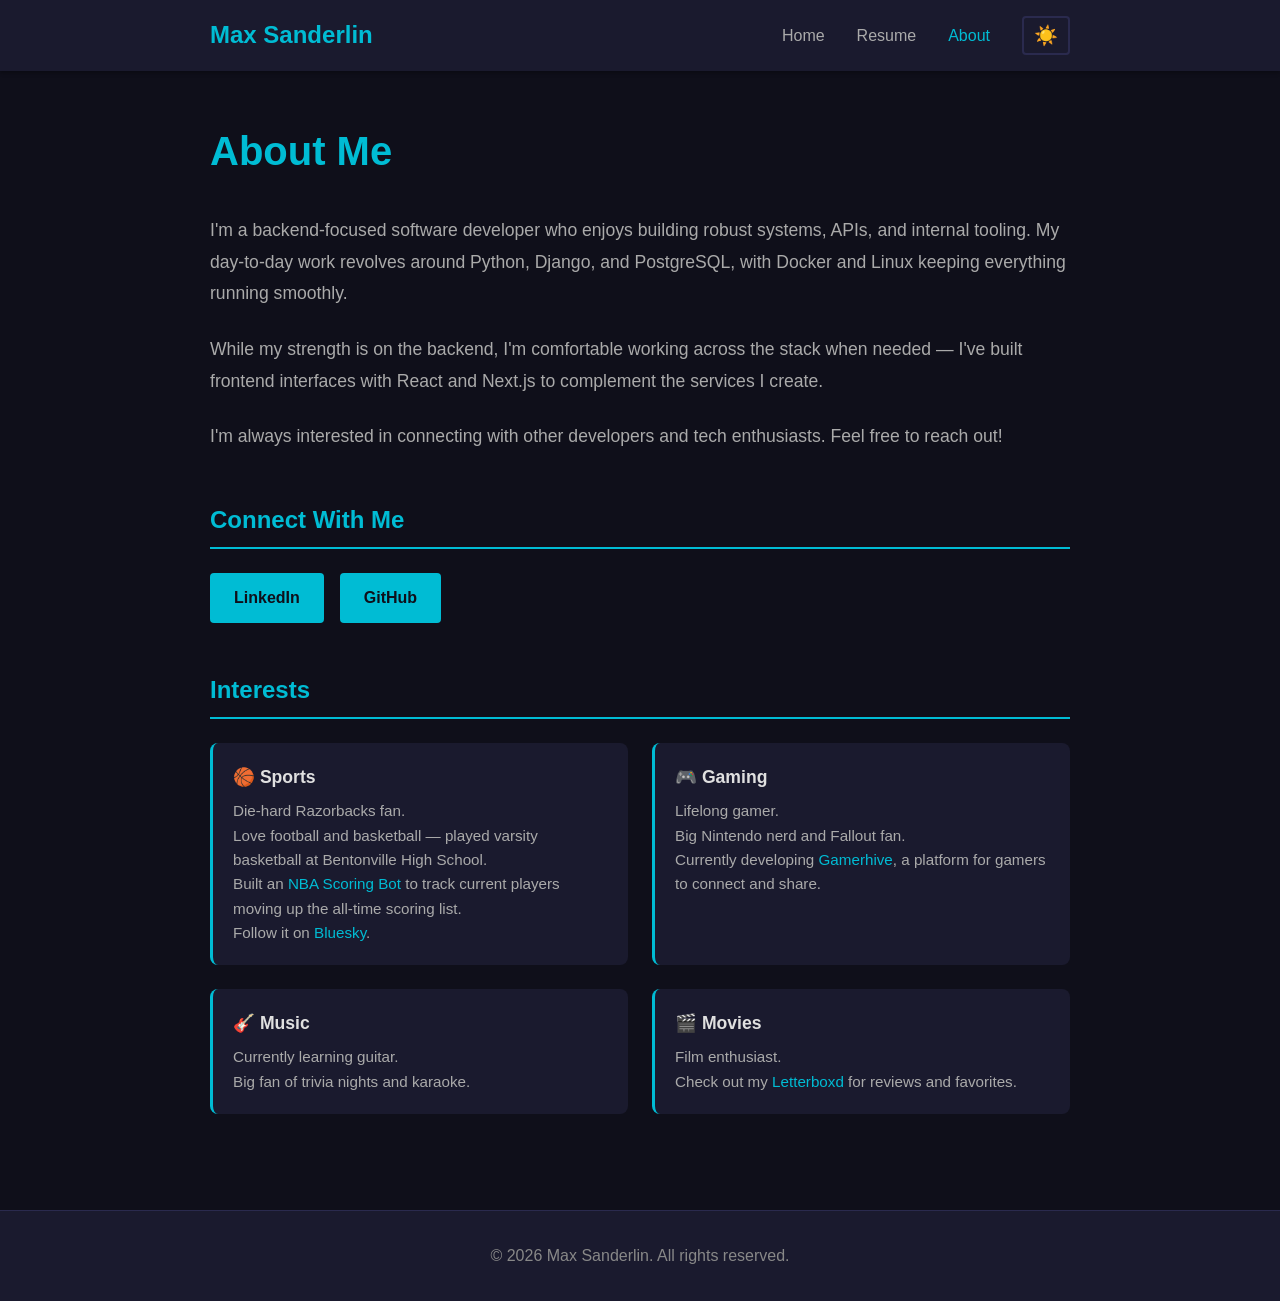
<file: about.html>
<!doctype html>
<html lang="en">
  <head>
    <meta charset="UTF-8" />
    <meta name="viewport" content="width=device-width, initial-scale=1.0" />
    <title>About - Max Sanderlin</title>

    <!-- Security Headers -->
    <meta
      http-equiv="Content-Security-Policy"
      content="default-src 'self'; style-src 'self' 'unsafe-inline'; img-src 'self' data: https:; frame-ancestors 'none'; form-action 'self'; base-uri 'self';"
    />
    <meta http-equiv="X-Content-Type-Options" content="nosniff" />
    <meta name="referrer" content="strict-origin-when-cross-origin" />

    <!-- Prevent search engines from caching sensitive info -->
    <meta name="robots" content="noarchive" />

    <link rel="stylesheet" href="style.css" />
  </head>
  <body>
    <nav class="navbar">
      <div class="container">
        <div class="logo">Max Sanderlin</div>
        <ul class="nav-links">
          <li><a href="index.html">Home</a></li>
          <li><a href="resume.html">Resume</a></li>
          <li><a href="about.html" class="active">About</a></li>
          <li><button class="theme-toggle" aria-label="Toggle theme">☀️</button></li>
        </ul>
      </div>
    </nav>

    <section class="content">
      <div class="container">
        <h1>About Me</h1>

        <div class="about-text">
          <p>
            I'm a backend-focused software developer who enjoys building robust
            systems, APIs, and internal tooling. My day-to-day work revolves
            around Python, Django, and PostgreSQL, with Docker and Linux keeping
            everything running smoothly.
          </p>
          <p>
            While my strength is on the backend, I'm comfortable working across
            the stack when needed — I've built frontend interfaces with React
            and Next.js to complement the services I create.
          </p>
          <p>
            I'm always interested in connecting with other developers and tech
            enthusiasts. Feel free to reach out!
          </p>
        </div>

        <div class="social-links">
          <h2>Connect With Me</h2>
          <div class="social-buttons">
            <a
              href="https://www.linkedin.com/in/maxsanderlin/"
              target="_blank"
              rel="noopener noreferrer"
              class="social-btn"
            >
              <span>LinkedIn</span>
            </a>
            <a
              href="https://github.com/maxbox360"
              target="_blank"
              rel="noopener noreferrer"
              class="social-btn"
            >
              <span>GitHub</span>
            </a>
          </div>
        </div>

        <div class="interests-section">
          <h2>Interests</h2>
          <div class="interests-grid">
            <div class="interest-item">
              <h4>🏀 Sports</h4>
              <p>Die-hard Razorbacks fan.</p>
              <p>
                Love football and basketball — played varsity basketball at
                Bentonville High School.
              </p>
              <p>
                Built an
                <a
                  href="https://github.com/maxbox360/nba_scoring_bot"
                  target="_blank"
                  rel="noopener noreferrer"
                  >NBA Scoring Bot</a
                >
                to track current players moving up the all-time scoring list.
              </p>
              <p>
                Follow it on
                <a
                  href="https://bsky.app/profile/nba-scoring-bot.bsky.social"
                  target="_blank"
                  rel="noopener noreferrer"
                  >Bluesky</a
                >.
              </p>
            </div>

            <div class="interest-item">
              <h4>🎮 Gaming</h4>
              <p>Lifelong gamer.</p>
              <p>Big Nintendo nerd and Fallout fan.</p>
              <p>
                Currently developing
                <a
                  href="https://github.com/maxbox360/gamerhive"
                  target="_blank"
                  rel="noopener noreferrer"
                  >Gamerhive</a
                >, a platform for gamers to connect and share.
              </p>
            </div>

            <div class="interest-item">
              <h4>🎸 Music</h4>
              <p>Currently learning guitar.</p>
              <p>Big fan of trivia nights and karaoke.</p>
            </div>

            <div class="interest-item">
              <h4>🎬 Movies</h4>
              <p>Film enthusiast.</p>
              <p>
                Check out my
                <a
                  href="https://letterboxd.com/maxbox360"
                  target="_blank"
                  rel="noopener noreferrer"
                  >Letterboxd</a
                >
                for reviews and favorites.
              </p>
            </div>
          </div>
        </div>
      </div>
    </section>

    <footer class="footer">
      <div class="container">
        <p>&copy; 2026 Max Sanderlin. All rights reserved.</p>
      </div>
    </footer>
    <script src="theme.js"></script>
  </body>
</html>
</file>
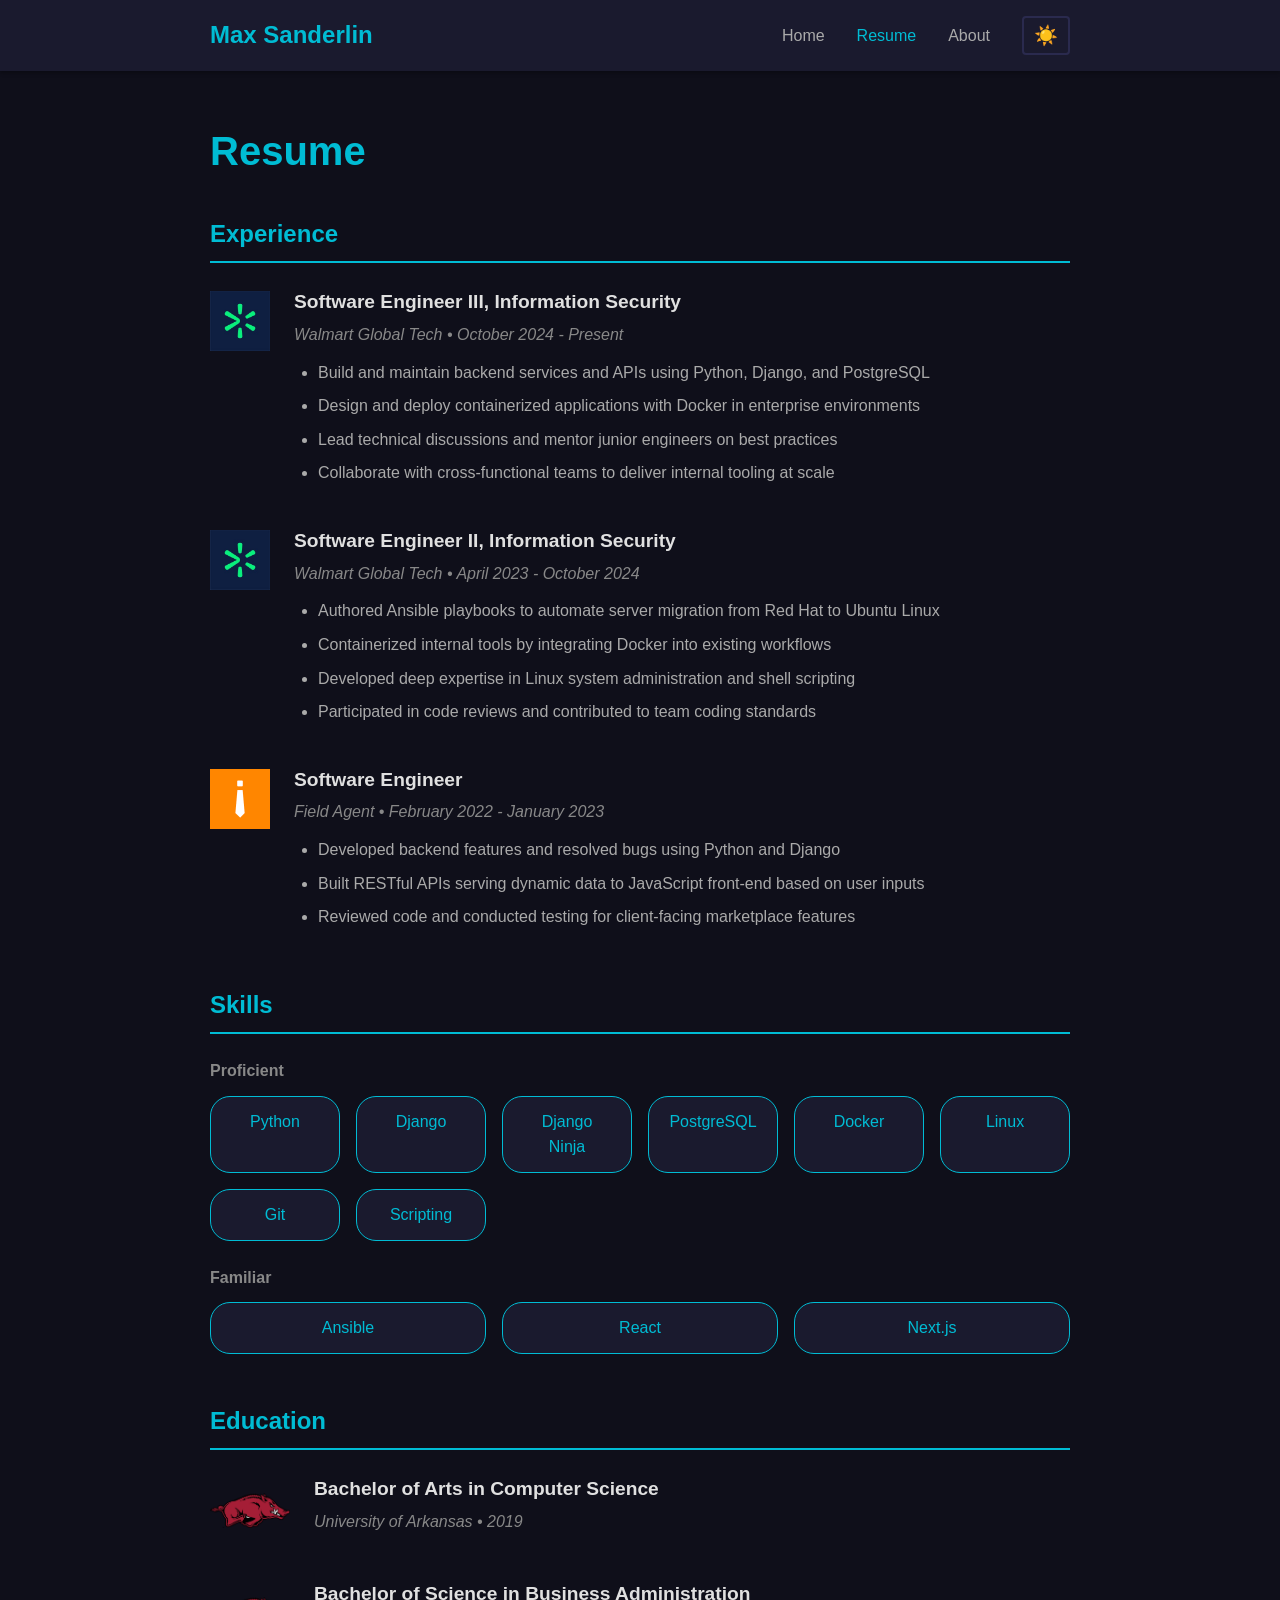
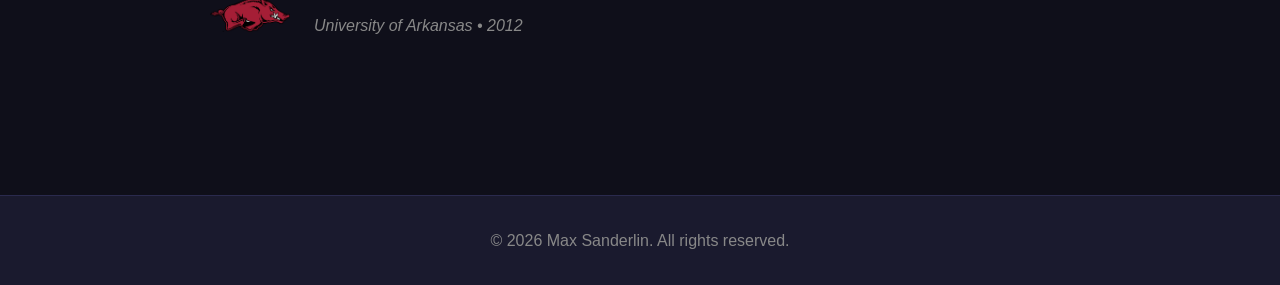
<file: resume.html>
<!doctype html>
<html lang="en">
  <head>
    <meta charset="UTF-8" />
    <meta name="viewport" content="width=device-width, initial-scale=1.0" />
    <title>Resume - Max Sanderlin</title>

    <!-- Security Headers -->
    <meta
      http-equiv="Content-Security-Policy"
      content="default-src 'self'; style-src 'self' 'unsafe-inline'; img-src 'self' data: https:; frame-ancestors 'none'; form-action 'self'; base-uri 'self';"
    />
    <meta http-equiv="X-Content-Type-Options" content="nosniff" />
    <meta name="referrer" content="strict-origin-when-cross-origin" />

    <!-- Prevent search engines from caching sensitive info -->
    <meta name="robots" content="noarchive" />

    <link rel="stylesheet" href="style.css" />
  </head>
  <body>
    <nav class="navbar">
      <div class="container">
        <div class="logo">Max Sanderlin</div>
        <ul class="nav-links">
          <li><a href="index.html">Home</a></li>
          <li><a href="resume.html" class="active">Resume</a></li>
          <li><a href="about.html">About</a></li>
          <li><button class="theme-toggle" aria-label="Toggle theme">☀️</button></li>
        </ul>
      </div>
    </nav>

    <section class="content">
      <div class="container">
        <h1>Resume</h1>

        <div class="resume-section">
          <h2>Experience</h2>
          <div class="resume-item work-item">
            <img
              src="media/images/walmartglobaltech_logo.jpg"
              alt="Walmart Global Tech"
              class="work-logo"
            />
            <div>
              <h3>Software Engineer III, Information Security</h3>
              <p class="company">
                Walmart Global Tech • October 2024 - Present
              </p>
              <ul>
                <li>
                  Build and maintain backend services and APIs using Python,
                  Django, and PostgreSQL
                </li>
                <li>
                  Design and deploy containerized applications with Docker in
                  enterprise environments
                </li>
                <li>
                  Lead technical discussions and mentor junior engineers on best
                  practices
                </li>
                <li>
                  Collaborate with cross-functional teams to deliver internal
                  tooling at scale
                </li>
              </ul>
            </div>
          </div>
          <div class="resume-item work-item">
            <img
              src="media/images/walmartglobaltech_logo.jpg"
              alt="Walmart Global Tech"
              class="work-logo"
            />
            <div>
              <h3>Software Engineer II, Information Security</h3>
              <p class="company">
                Walmart Global Tech • April 2023 - October 2024
              </p>
              <ul>
                <li>
                  Authored Ansible playbooks to automate server migration from
                  Red Hat to Ubuntu Linux
                </li>
                <li>
                  Containerized internal tools by integrating Docker into
                  existing workflows
                </li>
                <li>
                  Developed deep expertise in Linux system administration and
                  shell scripting
                </li>
                <li>
                  Participated in code reviews and contributed to team coding
                  standards
                </li>
              </ul>
            </div>
          </div>
          <div class="resume-item work-item">
            <img
              src="media/images/fieldagent.png"
              alt="Field Agent"
              class="work-logo"
            />
            <div>
              <h3>Software Engineer</h3>
              <p class="company">Field Agent • February 2022 - January 2023</p>
              <ul>
                <li>
                  Developed backend features and resolved bugs using Python and
                  Django
                </li>
                <li>
                  Built RESTful APIs serving dynamic data to JavaScript
                  front-end based on user inputs
                </li>
                <li>
                  Reviewed code and conducted testing for client-facing
                  marketplace features
                </li>
              </ul>
            </div>
          </div>
        </div>

        <div class="resume-section">
          <h2>Skills</h2>
          <h4>Proficient</h4>
          <div class="skills-grid">
            <div class="skill-tag">Python</div>
            <div class="skill-tag">Django</div>
            <div class="skill-tag">Django Ninja</div>
            <div class="skill-tag">PostgreSQL</div>
            <div class="skill-tag">Docker</div>
            <div class="skill-tag">Linux</div>
            <div class="skill-tag">Git</div>
            <div class="skill-tag">Scripting</div>
          </div>
          <h4>Familiar</h4>
          <div class="skills-grid">
            <div class="skill-tag">Ansible</div>
            <div class="skill-tag">React</div>
            <div class="skill-tag">Next.js</div>
          </div>
        </div>

        <div class="resume-section">
          <h2>Education</h2>
          <div class="resume-item education-item">
            <img
              src="media/images/uark-logo.png"
              alt="University of Arkansas"
              class="education-logo"
            />
            <div>
              <h3>Bachelor of Arts in Computer Science</h3>
              <p class="company">University of Arkansas • 2019</p>
            </div>
          </div>
          <div class="resume-item education-item">
            <img
              src="media/images/uark-logo.png"
              alt="University of Arkansas"
              class="education-logo"
            />
            <div>
              <h3>Bachelor of Science in Business Administration</h3>
              <p class="company">University of Arkansas • 2012</p>
            </div>
          </div>
        </div>
      </div>
    </section>

    <footer class="footer">
      <div class="container">
        <p>&copy; 2026 Max Sanderlin. All rights reserved.</p>
      </div>
    </footer>
    <script src="theme.js"></script>
  </body>
</html>
</file>
<file: style.css>
* {
  margin: 0;
  padding: 0;
  box-sizing: border-box;
}

/* Theme Variables */
:root {
  /* Dark Mode (default) */
  --bg-primary: #0f0f1a;
  --bg-secondary: #1a1a2e;
  --bg-card: #1a1a2e;
  --border-color: #2a2a4e;
  --text-primary: #e0e0e0;
  --text-secondary: #aaa;
  --text-muted: #888;
  --accent: #00bcd4;
  --accent-hover: #00d4ef;
  --accent-shadow: rgba(0, 188, 212, 0.4);
}

[data-theme="light"] {
  --bg-primary: #f5f5f5;
  --bg-secondary: #ffffff;
  --bg-card: #ffffff;
  --border-color: #e0e0e0;
  --text-primary: #1a1a2e;
  --text-secondary: #444;
  --text-muted: #666;
  --accent: #0097a7;
  --accent-hover: #00bcd4;
  --accent-shadow: rgba(0, 151, 167, 0.3);
}

body {
  font-family:
    -apple-system, BlinkMacSystemFont, "Segoe UI", Roboto, Oxygen, Ubuntu,
    Cantarell, sans-serif;
  line-height: 1.6;
  color: var(--text-primary);
  background-color: var(--bg-primary);
  transition: background-color 0.3s, color 0.3s;
}

.container {
  max-width: 900px;
  margin: 0 auto;
  padding: 0 20px;
}

/* Navbar */
.navbar {
  background-color: var(--bg-secondary);
  box-shadow: 0 2px 4px rgba(0, 0, 0, 0.3);
  position: sticky;
  top: 0;
  z-index: 100;
  transition: background-color 0.3s;
}

.navbar .container {
  display: flex;
  justify-content: space-between;
  align-items: center;
  padding: 1rem 20px;
}

.logo {
  font-size: 1.5rem;
  font-weight: bold;
  color: var(--accent);
}

.nav-links {
  display: flex;
  list-style: none;
  gap: 2rem;
  align-items: center;
}

.nav-links a {
  text-decoration: none;
  color: var(--text-secondary);
  transition: color 0.3s;
  font-weight: 500;
}

.nav-links a:hover,
.nav-links a.active {
  color: var(--accent);
}

/* Theme Toggle */
.theme-toggle {
  background: none;
  border: 2px solid var(--border-color);
  border-radius: 4px;
  padding: 6px 10px;
  cursor: pointer;
  font-size: 1.2rem;
  transition: all 0.3s;
}

.theme-toggle:hover {
  border-color: var(--accent);
}

/* Hero Section */
.hero {
  background-color: var(--bg-secondary);
  border-bottom: 3px solid var(--accent);
  color: var(--text-primary);
  padding: 6rem 20px;
  text-align: center;
  transition: background-color 0.3s;
}

.hero h1 {
  font-size: 3.5rem;
  margin-bottom: 0.5rem;
  font-weight: 700;
  color: var(--accent);
}

.hero .subtitle {
  font-size: 1.5rem;
  margin-bottom: 1rem;
  color: var(--text-secondary);
}

.hero .description {
  font-size: 1.1rem;
  margin-bottom: 2rem;
  color: var(--text-muted);
  max-width: 600px;
  margin-left: auto;
  margin-right: auto;
}

/* CTA Buttons */
.cta-buttons {
  display: flex;
  gap: 1rem;
  justify-content: center;
  flex-wrap: wrap;
}

.btn {
  display: inline-block;
  padding: 0.75rem 2rem;
  border-radius: 4px;
  text-decoration: none;
  font-weight: 600;
  transition: all 0.3s;
  cursor: pointer;
}

.btn-primary {
  background-color: var(--accent);
  color: var(--bg-primary);
}

.btn-primary:hover {
  transform: translateY(-2px);
  box-shadow: 0 4px 12px var(--accent-shadow);
  background-color: var(--accent-hover);
}

.btn-secondary {
  background-color: transparent;
  color: var(--accent);
  border: 2px solid var(--accent);
}

.btn-secondary:hover {
  background-color: var(--accent);
  color: var(--bg-primary);
}

/* Highlights Section */
.highlights {
  padding: 4rem 20px;
  background-color: var(--bg-primary);
  transition: background-color 0.3s;
}

.highlights .container {
  display: grid;
  grid-template-columns: repeat(auto-fit, minmax(250px, 1fr));
  gap: 2rem;
}

.highlight-card {
  padding: 2rem;
  text-align: center;
  border-radius: 8px;
  background-color: var(--bg-card);
  border: 1px solid var(--border-color);
  transition:
    transform 0.3s,
    box-shadow 0.3s,
    background-color 0.3s;
}

.highlight-card:hover {
  transform: translateY(-5px);
  box-shadow: 0 4px 12px var(--accent-shadow);
  border-color: var(--accent);
}

.highlight-card h3 {
  font-size: 1.5rem;
  margin-bottom: 1rem;
  color: var(--accent);
}

.highlight-card p {
  color: var(--text-secondary);
}

/* Content Section */
.content {
  padding: 3rem 20px;
  background-color: var(--bg-primary);
  min-height: calc(100vh - 200px);
  transition: background-color 0.3s;
}

.content h1 {
  color: var(--accent);
  margin-bottom: 2rem;
  font-size: 2.5rem;
}

/* Resume Section */
.resume-section {
  margin-bottom: 3rem;
}

.resume-section h2 {
  color: var(--accent);
  border-bottom: 2px solid var(--accent);
  padding-bottom: 0.5rem;
  margin-bottom: 1.5rem;
  font-size: 1.5rem;
}

.resume-item {
  margin-bottom: 2rem;
}

.resume-item h3 {
  color: var(--text-primary);
  margin-bottom: 0.25rem;
  font-size: 1.2rem;
}

.resume-item .company {
  color: var(--text-muted);
  font-style: italic;
  margin-bottom: 0.75rem;
}

.resume-item ul {
  margin-left: 1.5rem;
  color: var(--text-secondary);
}

.resume-item li {
  margin-bottom: 0.5rem;
}

/* Education with Logo */
.education-item {
  display: flex;
  align-items: center;
  gap: 1.5rem;
}

.education-logo {
  width: 80px;
  height: auto;
  object-fit: contain;
}

/* Work Experience with Logo */
.work-item {
  display: flex;
  align-items: flex-start;
  gap: 1.5rem;
}

.work-logo {
  width: 60px;
  height: auto;
  object-fit: contain;
  margin-top: 0.25rem;
}

/* Skills Grid */
.skills-grid {
  display: grid;
  grid-template-columns: repeat(auto-fit, minmax(120px, 1fr));
  gap: 1rem;
  margin-bottom: 1.5rem;
}

.resume-section h4 {
  color: var(--text-muted);
  font-size: 1rem;
  margin-bottom: 0.75rem;
  font-weight: 600;
}

.skill-tag {
  background-color: var(--bg-card);
  color: var(--accent);
  padding: 0.75rem 1.25rem;
  border-radius: 20px;
  text-align: center;
  font-weight: 500;
  border: 1px solid var(--accent);
  transition: background-color 0.3s;
}

/* About Section */
.about-text {
  font-size: 1.1rem;
  line-height: 1.8;
  color: var(--text-secondary);
  margin-bottom: 3rem;
}

/* Interests Grid */
.interests-section {
  margin-top: 3rem;
}

.interests-section h2 {
  color: var(--accent);
  border-bottom: 2px solid var(--accent);
  padding-bottom: 0.5rem;
  margin-bottom: 1.5rem;
  font-size: 1.5rem;
}

.interests-grid {
  display: grid;
  grid-template-columns: repeat(auto-fit, minmax(280px, 1fr));
  gap: 1.5rem;
}

.interest-item {
  background-color: var(--bg-card);
  padding: 1.25rem;
  border-radius: 8px;
  border-left: 3px solid var(--accent);
  transition: background-color 0.3s;
}

.interest-item h4 {
  color: var(--text-primary);
  margin-bottom: 0.5rem;
  font-size: 1.1rem;
}

.interest-item p {
  color: var(--text-secondary);
  font-size: 0.95rem;
  line-height: 1.6;
  margin: 0;
}

.interest-item a {
  color: var(--accent);
  text-decoration: none;
}

.interest-item a:hover {
  text-decoration: underline;
}

.about-text p {
  margin-bottom: 1.5rem;
}

/* Social Links */
.social-links h2 {
  color: var(--accent);
  border-bottom: 2px solid var(--accent);
  padding-bottom: 0.5rem;
  margin-bottom: 1.5rem;
  font-size: 1.5rem;
}

.social-buttons {
  display: flex;
  gap: 1rem;
  flex-wrap: wrap;
}

.social-btn {
  display: inline-block;
  padding: 0.75rem 1.5rem;
  background-color: var(--accent);
  color: var(--bg-primary);
  text-decoration: none;
  border-radius: 4px;
  font-weight: 600;
  transition: all 0.3s;
}

.social-btn:hover {
  background-color: var(--accent-hover);
  transform: translateY(-2px);
  box-shadow: 0 4px 8px var(--accent-shadow);
}

/* Footer */
.footer {
  background-color: var(--bg-secondary);
  color: var(--text-muted);
  text-align: center;
  padding: 2rem 20px;
  margin-top: 3rem;
  border-top: 1px solid var(--border-color);
  transition: background-color 0.3s;
}

/* Responsive Design */
@media (max-width: 768px) {
  .hero h1 {
    font-size: 2.5rem;
  }

  .hero .subtitle {
    font-size: 1.2rem;
  }

  .nav-links {
    gap: 1rem;
    font-size: 0.9rem;
  }

  .cta-buttons {
    flex-direction: column;
    align-items: center;
  }

  .btn {
    width: 100%;
    max-width: 300px;
  }

  .content h1 {
    font-size: 2rem;
  }

  .skills-grid {
    grid-template-columns: repeat(auto-fit, minmax(100px, 1fr));
  }
}

@media (max-width: 480px) {
  .hero h1 {
    font-size: 2rem;
  }

  .hero .subtitle {
    font-size: 1rem;
  }

  .nav-links {
    gap: 0.5rem;
    font-size: 0.85rem;
  }
}
</file>
